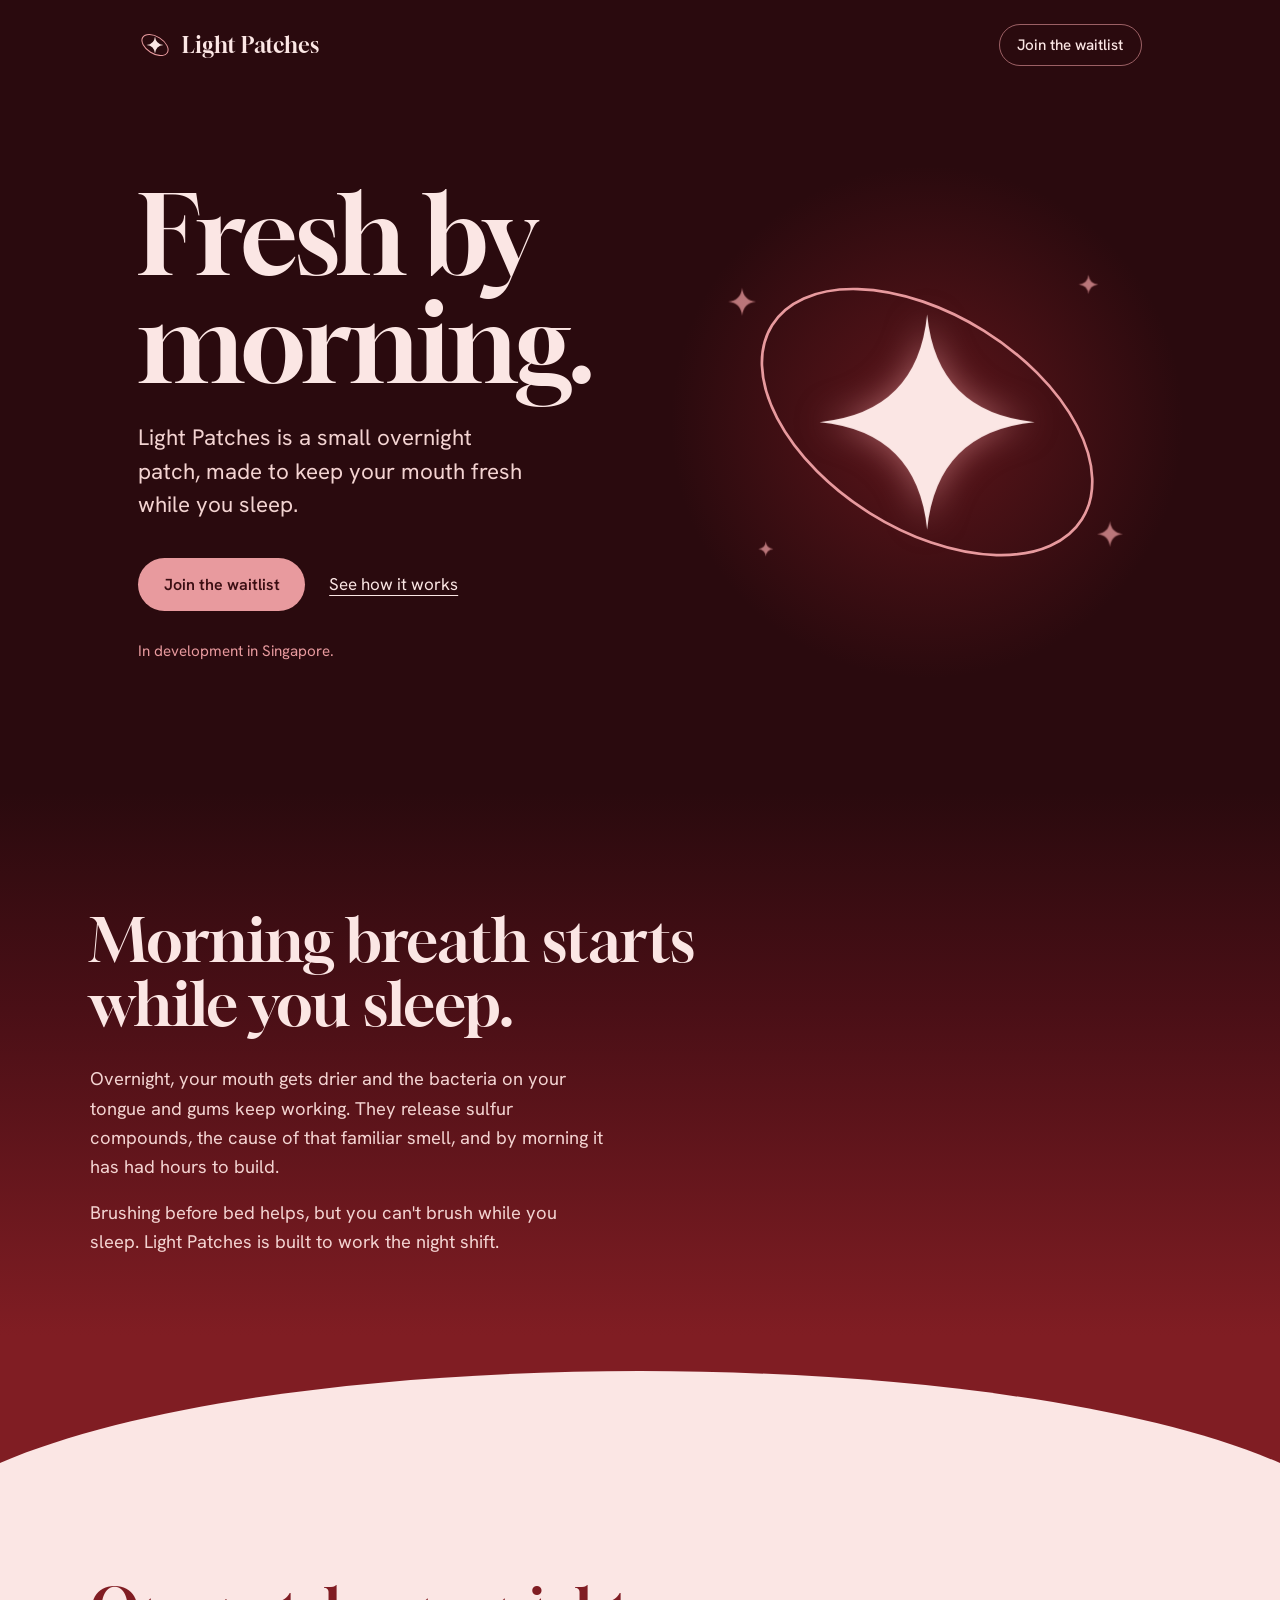
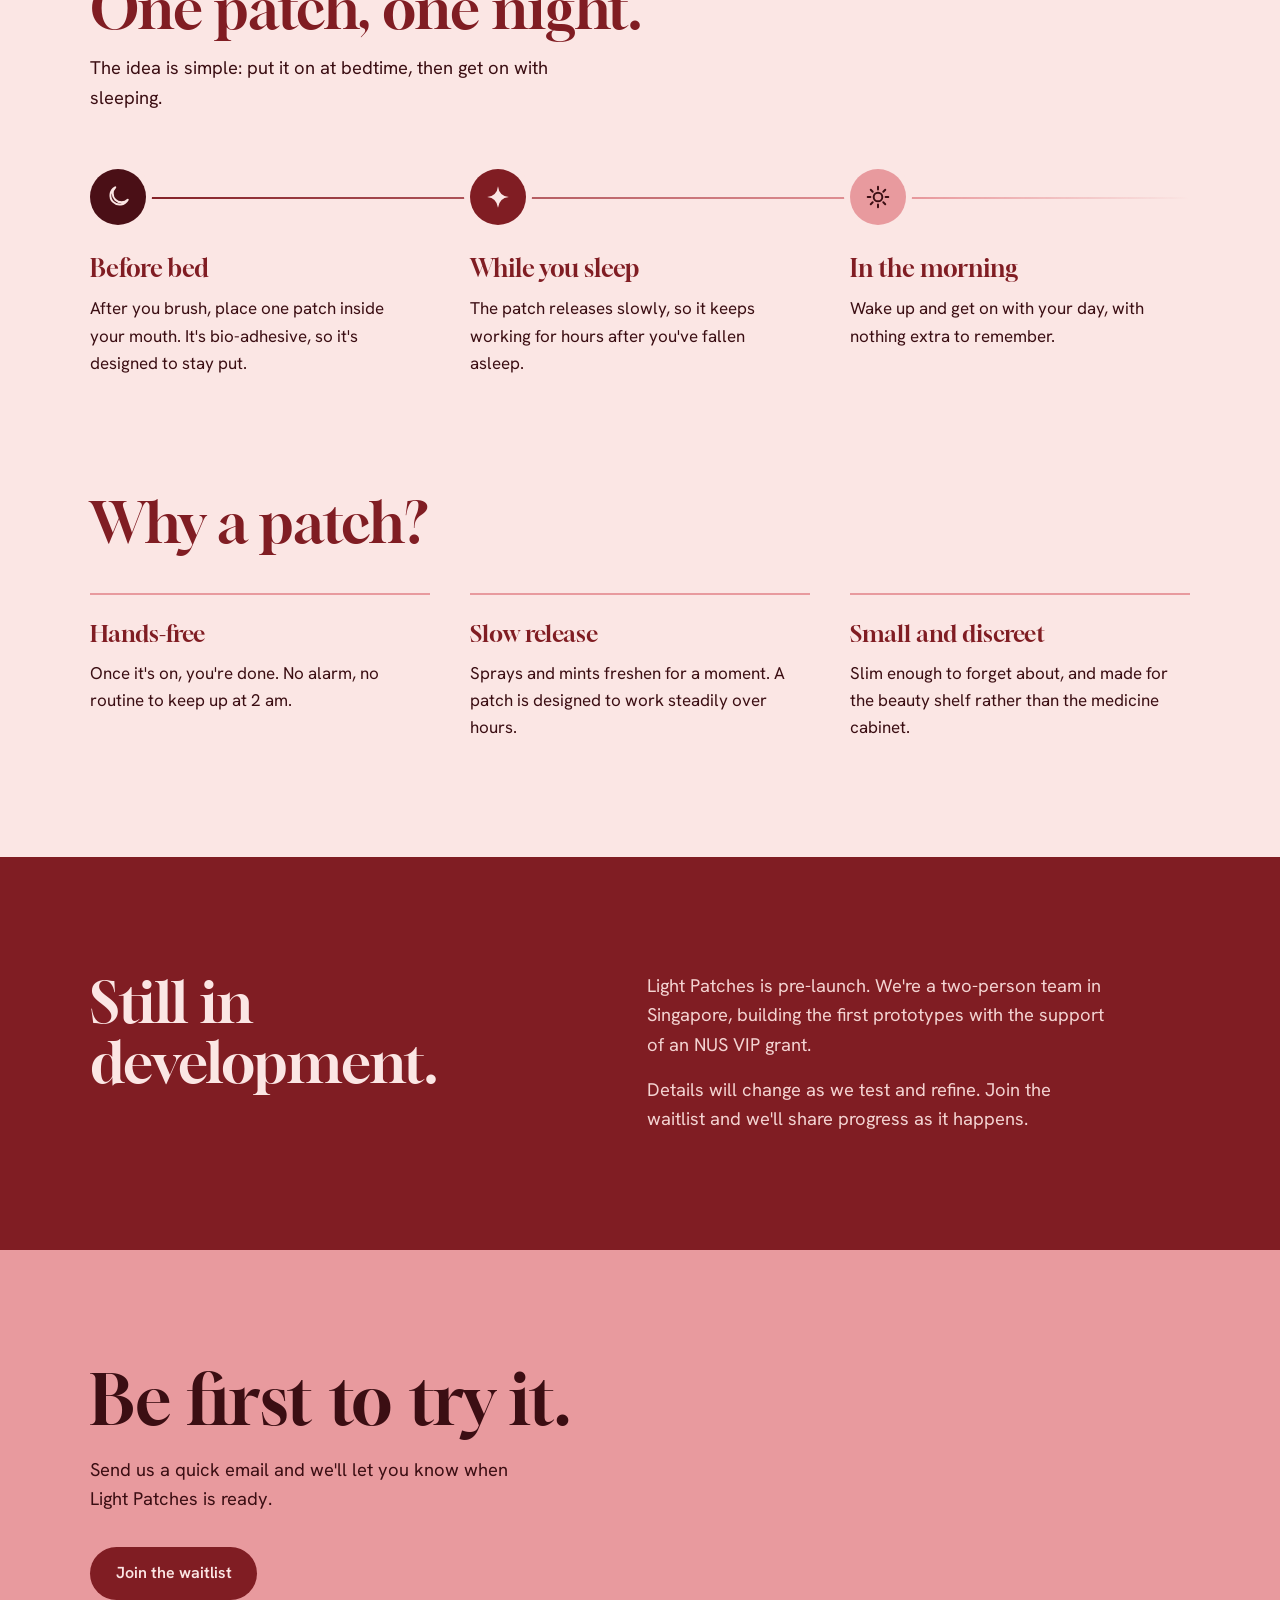
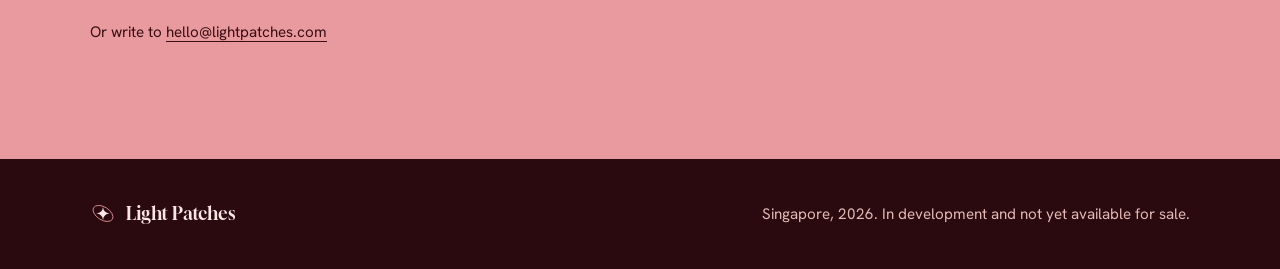
<file: static/light-patches/Index.html>
<!doctype html>
<html lang="en">
<head>
  <meta charset="utf-8">
  <meta name="viewport" content="width=device-width, initial-scale=1">
  <title>Light Patches: fresh by morning</title>
  <meta name="description" content="Light Patches is a small overnight patch, made to keep your mouth fresh while you sleep. Currently in development in Singapore.">
  <meta name="theme-color" content="#2A0A0E">

  <meta property="og:title" content="Light Patches: fresh by morning">
  <meta property="og:description" content="A small overnight patch, made to keep your mouth fresh while you sleep.">
  <meta property="og:type" content="website">

  <!-- Favicon: the Light Patches sparkle, inline so no extra file is needed -->
  <link rel="icon" href="data:image/svg+xml,%3Csvg xmlns='http://www.w3.org/2000/svg' viewBox='-12 -12 24 24'%3E%3Crect x='-12' y='-12' width='24' height='24' rx='5' fill='%23801D23'/%3E%3Cpath d='M0,-9 Q.8,-.8 9,0 Q.8,.8 0,9 Q-.8,.8 -9,0 Q-.8,-.8 0,-9Z' fill='%23FBE6E4'/%3E%3C/svg%3E">

  <link rel="preconnect" href="https://fonts.googleapis.com">
  <link rel="preconnect" href="https://fonts.gstatic.com" crossorigin>
  <link href="https://fonts.googleapis.com/css2?family=Gloock&family=Hanken+Grotesk:wght@400;500;600&display=swap" rel="stylesheet">

  <style>
    :root {
      --night: #2A0A0E;
      --wine: #4A0F16;
      --oxblood: #801D23;
      --coral: #E89A9E;
      --blush: #FBE6E4;
      --ink: #3B0E13;

      --serif: "Gloock", Georgia, "Times New Roman", serif;
      --sans: "Hanken Grotesk", system-ui, -apple-system, "Segoe UI", Helvetica, Arial, sans-serif;

      --gutter: clamp(1.25rem, 5vw, 3rem);
    }

    *, *::before, *::after { box-sizing: border-box; }
    html { scroll-behavior: smooth; -webkit-text-size-adjust: 100%; }
    body {
      margin: 0;
      font-family: var(--sans);
      font-size: 1.0625rem;
      line-height: 1.6;
      color: var(--ink);
      background: var(--blush);
    }
    h1, h2, h3 { font-family: var(--serif); font-weight: 400; margin: 0; }
    p { margin: 0; }
    a { color: inherit; }

    :focus-visible { outline: 3px solid var(--coral); outline-offset: 3px; border-radius: 4px; }

    .wrap { max-width: 1100px; margin-inline: auto; }
    .section { padding: clamp(4rem, 9vw, 8rem) var(--gutter); }

    /* ---------- Buttons ---------- */
    .btn {
      display: inline-block;
      padding: 0.85rem 1.6rem;
      border-radius: 999px;
      font-weight: 600;
      font-size: 1rem;
      text-decoration: none;
      transition: transform .2s ease, background-color .2s ease;
    }
    .btn:hover { transform: translateY(-2px); }
    .btn-coral { background: var(--coral); color: var(--ink); }
    .btn-coral:hover { background: #F2B1B4; }
    .btn-dark { background: var(--oxblood); color: var(--blush); }
    .btn-dark:hover { background: #962329; }
    .link-quiet { color: var(--blush); text-underline-offset: 5px; text-decoration-thickness: 1px; }
    .link-quiet:hover { text-decoration-thickness: 2px; }

    /* ---------- Night: header + hero ---------- */
    .night { color: var(--blush); background: var(--night); }
    .top {
      display: flex;
      align-items: center;
      justify-content: space-between;
      max-width: 1100px;
      margin-inline: auto;
      padding: 1.5rem var(--gutter);
    }
    .brand { display: flex; align-items: center; gap: .65rem; text-decoration: none; font-family: var(--serif); font-size: 1.35rem; }
    .brand svg { width: 34px; height: auto; }
    .top-link {
      font-size: .95rem; font-weight: 500; text-decoration: none;
      padding: .5rem 1.1rem; border: 1px solid rgba(232, 154, 158, .6); border-radius: 999px;
      transition: background-color .2s ease;
    }
    .top-link:hover { background: rgba(232, 154, 158, .15); }

    .hero {
      display: grid;
      grid-template-columns: 1.1fr .9fr;
      align-items: center;
      gap: clamp(1rem, 4vw, 3rem);
      max-width: 1100px;
      margin-inline: auto;
      padding: clamp(2rem, 6vw, 5rem) var(--gutter) clamp(4rem, 9vw, 8rem);
      min-height: min(78vh, 720px);
    }
    .hero h1 {
      font-size: clamp(3.25rem, 9vw, 6.75rem);
      line-height: 1;
      letter-spacing: -0.01em;
      margin-bottom: 1.5rem;
    }
    .lead { font-size: clamp(1.15rem, 2.2vw, 1.4rem); line-height: 1.5; max-width: 30ch; color: #F3D3D1; }
    .cta-row { display: flex; flex-wrap: wrap; align-items: center; gap: 1.5rem; margin-top: 2.25rem; }
    .hero-note { margin-top: 1.75rem; font-size: .95rem; color: var(--coral); }

    /* The logo mark: one slow, one-time entrance */
    .hero-art { position: relative; width: 100%; max-width: 460px; justify-self: center; }
    .hero-art::before {
      content: ""; position: absolute; inset: -25%;
      background: radial-gradient(circle, rgba(128, 29, 35, .6), transparent 62%);
    }
    .mark { position: relative; display: block; width: 100%; height: auto; overflow: visible; }
    .ring {
      stroke-dasharray: 1; stroke-dashoffset: 1;
      animation: draw 2.6s .3s cubic-bezier(.5, 0, .2, 1) forwards;
    }
    .spark {
      opacity: 0;
      transform-box: fill-box; transform-origin: center;
      filter: drop-shadow(0 0 16px rgba(232, 154, 158, .55));
      animation: rise 1.4s 1.6s ease-out forwards, glow 7s 3.2s ease-in-out infinite;
    }
    .dots { opacity: 0; animation: fade 1.6s 2.4s ease-out forwards; }
    @keyframes draw { to { stroke-dashoffset: 0; } }
    @keyframes rise { from { opacity: 0; transform: scale(.55); } to { opacity: 1; transform: scale(1); } }
    @keyframes glow { 0%, 100% { opacity: 1; transform: scale(1); } 50% { opacity: .92; transform: scale(1.05); } }
    @keyframes fade { to { opacity: .75; } }

    /* ---------- Problem: night turning toward dawn ---------- */
    .problem {
      color: var(--blush);
      background: linear-gradient(to bottom, var(--night) 0%, var(--wine) 40%, var(--oxblood) 100%);
      padding-bottom: clamp(3rem, 6vw, 5rem);
    }
    .problem h2 {
      font-size: clamp(2.1rem, 5.2vw, 3.75rem);
      line-height: 1.08;
      max-width: 17ch;
      margin-bottom: 1.75rem;
    }
    .problem p { max-width: 52ch; font-size: 1.15rem; color: #F3D3D1; }
    .problem p + p { margin-top: 1rem; }

    /* The sunrise: the blush section rises over the oxblood horizon */
    .dawn {
      display: block;
      line-height: 0;
      background:
        radial-gradient(ellipse 55% 100% at 50% 100%, rgba(232, 154, 158, .6), transparent 72%),
        var(--oxblood);
    }
    .dawn svg { display: block; width: 100%; height: clamp(56px, 10vw, 140px); }

    /* ---------- How it works ---------- */
    .how h2, .why h2 { font-size: clamp(2.1rem, 5vw, 3.5rem); line-height: 1.08; color: var(--oxblood); }
    .section-intro { margin-top: 1rem; max-width: 46ch; font-size: 1.15rem; }

    .steps {
      list-style: none; margin: 3.5rem 0 0; padding: 0;
      display: grid; grid-template-columns: repeat(3, 1fr); gap: 2.5rem;
      position: relative;
    }
    .steps::before {
      content: ""; position: absolute; top: 28px; left: 28px; right: 0; height: 2px;
      background: linear-gradient(to right, var(--oxblood), var(--coral) 75%, transparent);
    }
    .steps li { position: relative; }
    .node {
      position: relative; z-index: 1;
      display: grid; place-items: center;
      width: 56px; height: 56px; border-radius: 50%;
      box-shadow: 0 0 0 6px var(--blush);
      margin-bottom: 1.5rem;
    }
    .node svg { width: 26px; height: 26px; }
    .node-1 { background: var(--wine); color: var(--blush); }
    .node-2 { background: var(--oxblood); color: var(--blush); }
    .node-3 { background: var(--coral); color: var(--ink); }
    .steps h3 { font-size: 1.5rem; color: var(--oxblood); margin-bottom: .5rem; }
    .steps p { max-width: 30ch; }

    /* ---------- Why a patch ---------- */
    .why { padding-top: 0; }
    .why-grid {
      display: grid; grid-template-columns: repeat(3, 1fr); gap: 2.5rem;
      margin-top: 2.5rem;
    }
    .why-item { border-top: 2px solid var(--coral); padding-top: 1.25rem; }
    .why-item h3 { font-size: 1.45rem; color: var(--oxblood); margin-bottom: .5rem; }
    .why-item p { max-width: 32ch; }

    /* ---------- Status ---------- */
    .status { background: var(--oxblood); color: var(--blush); }
    .status .wrap { display: grid; grid-template-columns: 1fr 1.1fr; gap: clamp(1.5rem, 5vw, 4rem); align-items: start; }
    .status h2 { font-size: clamp(2.1rem, 5vw, 3.5rem); line-height: 1.08; }
    .status p { font-size: 1.15rem; color: #F3D3D1; max-width: 46ch; }
    .status p + p { margin-top: 1rem; }

    /* ---------- Join ---------- */
    .join { background: var(--coral); text-align: left; }
    .join h2 { font-size: clamp(2.4rem, 6vw, 4.25rem); line-height: 1.04; color: var(--ink); max-width: 14ch; }
    .join p { margin-top: 1.25rem; max-width: 42ch; font-size: 1.15rem; }
    .join .btn { margin-top: 2rem; }
    .join .fine { margin-top: 1.25rem; font-size: .95rem; }
    .join .fine a { text-underline-offset: 4px; }

    /* ---------- Footer ---------- */
    footer { background: var(--night); color: #E4B9B8; padding: 2.5rem var(--gutter); font-size: .95rem; }
    .foot { max-width: 1100px; margin-inline: auto; display: flex; flex-wrap: wrap; gap: 1rem 2rem; align-items: center; justify-content: space-between; }
    .foot .brand { font-size: 1.15rem; color: var(--blush); }
    .foot .brand svg { width: 26px; }

    /* ---------- Responsive ---------- */
    @media (max-width: 820px) {
      .hero { grid-template-columns: 1fr; min-height: 0; }
      .hero-art { order: -1; max-width: 300px; }
      .steps { grid-template-columns: 1fr; gap: 2.25rem; }
      .steps::before {
        top: 28px; bottom: 0; left: 27px; right: auto; width: 2px; height: auto;
        background: linear-gradient(to bottom, var(--oxblood), var(--coral) 70%, transparent);
      }
      .steps li { padding-left: 5rem; min-height: 56px; }
      .node { position: absolute; left: 0; top: 0; margin: 0; }
      .why-grid { grid-template-columns: 1fr; gap: 2rem; }
      .status .wrap { grid-template-columns: 1fr; }
    }

    @media (prefers-reduced-motion: reduce) {
      html { scroll-behavior: auto; }
      .ring { animation: none; stroke-dashoffset: 0; }
      .spark { animation: none; opacity: 1; }
      .dots { animation: none; opacity: .75; }
      .btn, .top-link { transition: none; }
      .btn:hover { transform: none; }
    }
  </style>
</head>

<body>

  <!-- Shared sparkle shape (four-pointed star) -->
  <svg width="0" height="0" style="position:absolute" aria-hidden="true" focusable="false">
    <defs>
      <path id="sparkle" d="M0,-100 Q9,-9 100,0 Q9,9 0,100 Q-9,9 -100,0 Q-9,-9 0,-100Z"/>
    </defs>
  </svg>

  <div class="night">
    <header class="top">
      <a class="brand" href="#top" aria-label="Light Patches home">
        <svg viewBox="-200 -130 400 260" aria-hidden="true">
          <g transform="rotate(32)"><ellipse rx="170" ry="100" fill="none" stroke="#E89A9E" stroke-width="12"/></g>
          <use href="#sparkle" fill="#FBE6E4"/>
        </svg>
        Light Patches
      </a>
      <a class="top-link" href="#join">Join the waitlist</a>
    </header>

    <main id="top">
      <section class="hero" aria-labelledby="hero-title">
        <div>
          <h1 id="hero-title">Fresh by morning.</h1>
          <p class="lead">Light Patches is a small overnight patch, made to keep your mouth fresh while you sleep.</p>
          <div class="cta-row">
            <a class="btn btn-coral" href="#join">Join the waitlist</a>
            <a class="link-quiet" href="#how">See how it works</a>
          </div>
          <p class="hero-note">In development in Singapore.</p>
        </div>

        <div class="hero-art">
        <svg class="mark" viewBox="-200 -160 400 320" role="img" aria-label="The Light Patches logo: a four-pointed sparkle inside a tilted ellipse">
          <g transform="rotate(32)">
            <ellipse class="ring" rx="170" ry="100" pathLength="1" fill="none" stroke="#E89A9E" stroke-width="2.5" stroke-linecap="round"/>
          </g>
          <use class="spark" href="#sparkle" fill="#FBE6E4"/>
          <g class="dots" fill="#E89A9E">
            <use href="#sparkle" transform="translate(-172,-112) scale(.13)"/>
            <use href="#sparkle" transform="translate(150,-128) scale(.09)"/>
            <use href="#sparkle" transform="translate(170,104) scale(.12)"/>
            <use href="#sparkle" transform="translate(-150,118) scale(.07)"/>
          </g>
        </svg>
        </div>
      </section>

      <section class="section problem" aria-labelledby="problem-title">
        <div class="wrap">
          <h2 id="problem-title">Morning breath starts while you sleep.</h2>
          <p>Overnight, your mouth gets drier and the bacteria on your tongue and gums keep working. They release sulfur compounds, the cause of that familiar smell, and by morning it has had hours to build.</p>
          <p>Brushing before bed helps, but you can't brush while you sleep. Light Patches is built to work the night shift.</p>
        </div>
      </section>
    </main>
  </div>

  <!-- Sunrise divider -->
  <div class="dawn" aria-hidden="true">
    <svg viewBox="0 0 1440 140" preserveAspectRatio="none">
      <path d="M0,140 C320,6 1120,6 1440,140 Z" fill="#FBE6E4"/>
    </svg>
  </div>

  <section class="section how" id="how" aria-labelledby="how-title">
    <div class="wrap">
      <h2 id="how-title">One patch, one night.</h2>
      <p class="section-intro">The idea is simple: put it on at bedtime, then get on with sleeping.</p>

      <ol class="steps">
        <li>
          <div class="node node-1">
            <svg viewBox="0 0 24 24" fill="none" stroke="currentColor" stroke-width="1.8" stroke-linecap="round" stroke-linejoin="round" aria-hidden="true"><path d="M21 14.5A8.5 8.5 0 1 1 9.5 3a7 7 0 0 0 11.5 11.5z"/></svg>
          </div>
          <h3>Before bed</h3>
          <p>After you brush, place one patch inside your mouth. It's bio-adhesive, so it's designed to stay put.</p>
        </li>
        <li>
          <div class="node node-2">
            <svg viewBox="0 0 24 24" fill="currentColor" aria-hidden="true"><path d="M12 2 Q13 11 22 12 Q13 13 12 22 Q11 13 2 12 Q11 11 12 2Z"/></svg>
          </div>
          <h3>While you sleep</h3>
          <p>The patch releases slowly, so it keeps working for hours after you've fallen asleep.</p>
        </li>
        <li>
          <div class="node node-3">
            <svg viewBox="0 0 24 24" fill="none" stroke="currentColor" stroke-width="1.8" stroke-linecap="round" aria-hidden="true"><circle cx="12" cy="12" r="4"/><path d="M12 2.5v2.5M12 19v2.5M2.5 12H5M19 12h2.5M5.3 5.3l1.8 1.8M16.9 16.9l1.8 1.8M5.3 18.7l1.8-1.8M16.9 7.1l1.8-1.8"/></svg>
          </div>
          <h3>In the morning</h3>
          <p>Wake up and get on with your day, with nothing extra to remember.</p>
        </li>
      </ol>
    </div>
  </section>

  <section class="section why" aria-labelledby="why-title">
    <div class="wrap">
      <h2 id="why-title">Why a patch?</h2>
      <div class="why-grid">
        <div class="why-item">
          <h3>Hands-free</h3>
          <p>Once it's on, you're done. No alarm, no routine to keep up at 2 am.</p>
        </div>
        <div class="why-item">
          <h3>Slow release</h3>
          <p>Sprays and mints freshen for a moment. A patch is designed to work steadily over hours.</p>
        </div>
        <div class="why-item">
          <h3>Small and discreet</h3>
          <p>Slim enough to forget about, and made for the beauty shelf rather than the medicine cabinet.</p>
        </div>
      </div>
    </div>
  </section>

  <section class="section status" aria-labelledby="status-title">
    <div class="wrap">
      <h2 id="status-title">Still in development.</h2>
      <div>
        <p>Light Patches is pre-launch. We're a two-person team in Singapore, building the first prototypes with the support of an NUS VIP grant.</p>
        <p>Details will change as we test and refine. Join the waitlist and we'll share progress as it happens.</p>
      </div>
    </div>
  </section>

  <section class="section join" id="join" aria-labelledby="join-title">
    <div class="wrap">
      <h2 id="join-title">Be first to try it.</h2>
      <p>Send us a quick email and we'll let you know when Light Patches is ready.</p>
      <!-- TODO: replace hello@lightpatches.com with your real email address (two places) -->
      <a class="btn btn-dark" href="mailto:hello@lightpatches.com?subject=Light%20Patches%20waitlist&amp;body=Hi%20Light%20Patches%2C%20please%20add%20me%20to%20the%20waitlist.">Join the waitlist</a>
      <p class="fine">Or write to <a href="mailto:hello@lightpatches.com">hello@lightpatches.com</a></p>
    </div>
  </section>

  <footer>
    <div class="foot">
      <a class="brand" href="#top" aria-label="Back to top">
        <svg viewBox="-200 -130 400 260" aria-hidden="true">
          <g transform="rotate(32)"><ellipse rx="170" ry="100" fill="none" stroke="#E89A9E" stroke-width="12"/></g>
          <use href="#sparkle" fill="#FBE6E4"/>
        </svg>
        Light Patches
      </a>
      <p>Singapore, 2026. In development and not yet available for sale.</p>
    </div>
  </footer>

</body>
</html>
</file>
